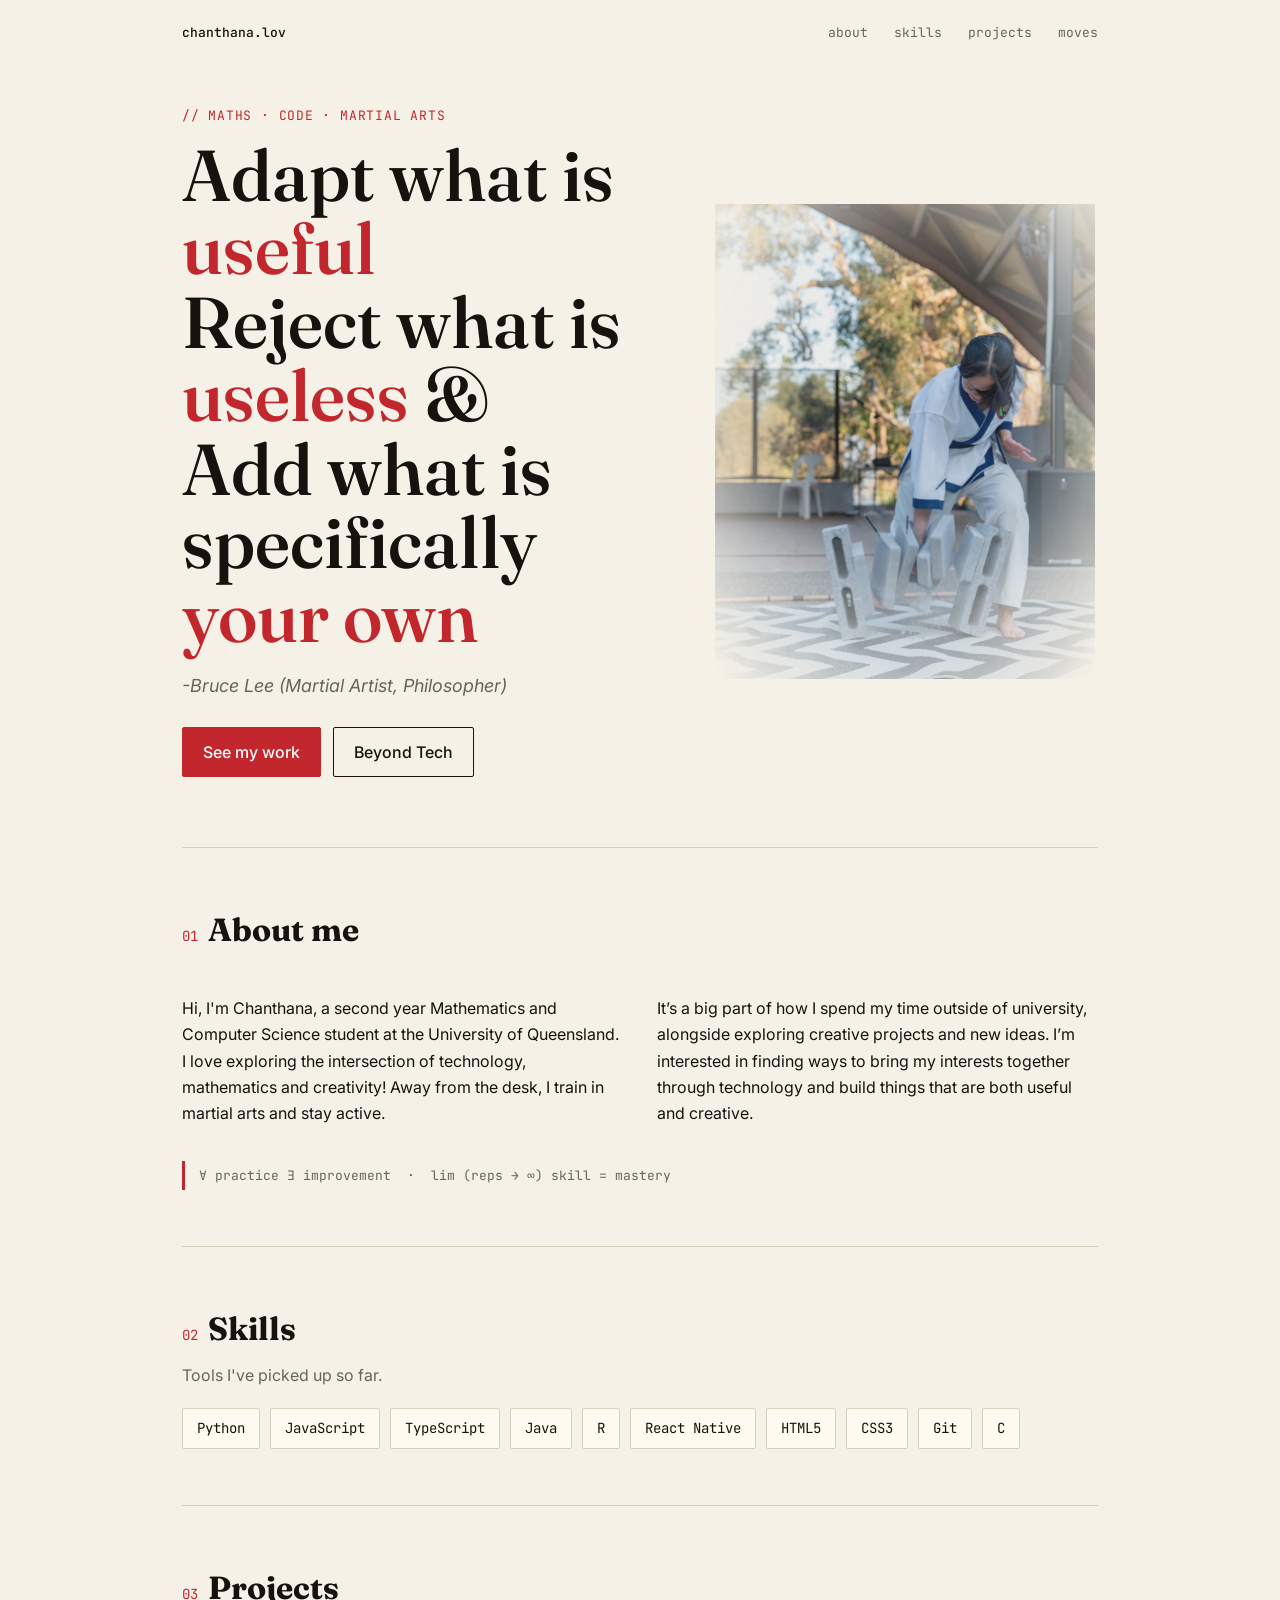
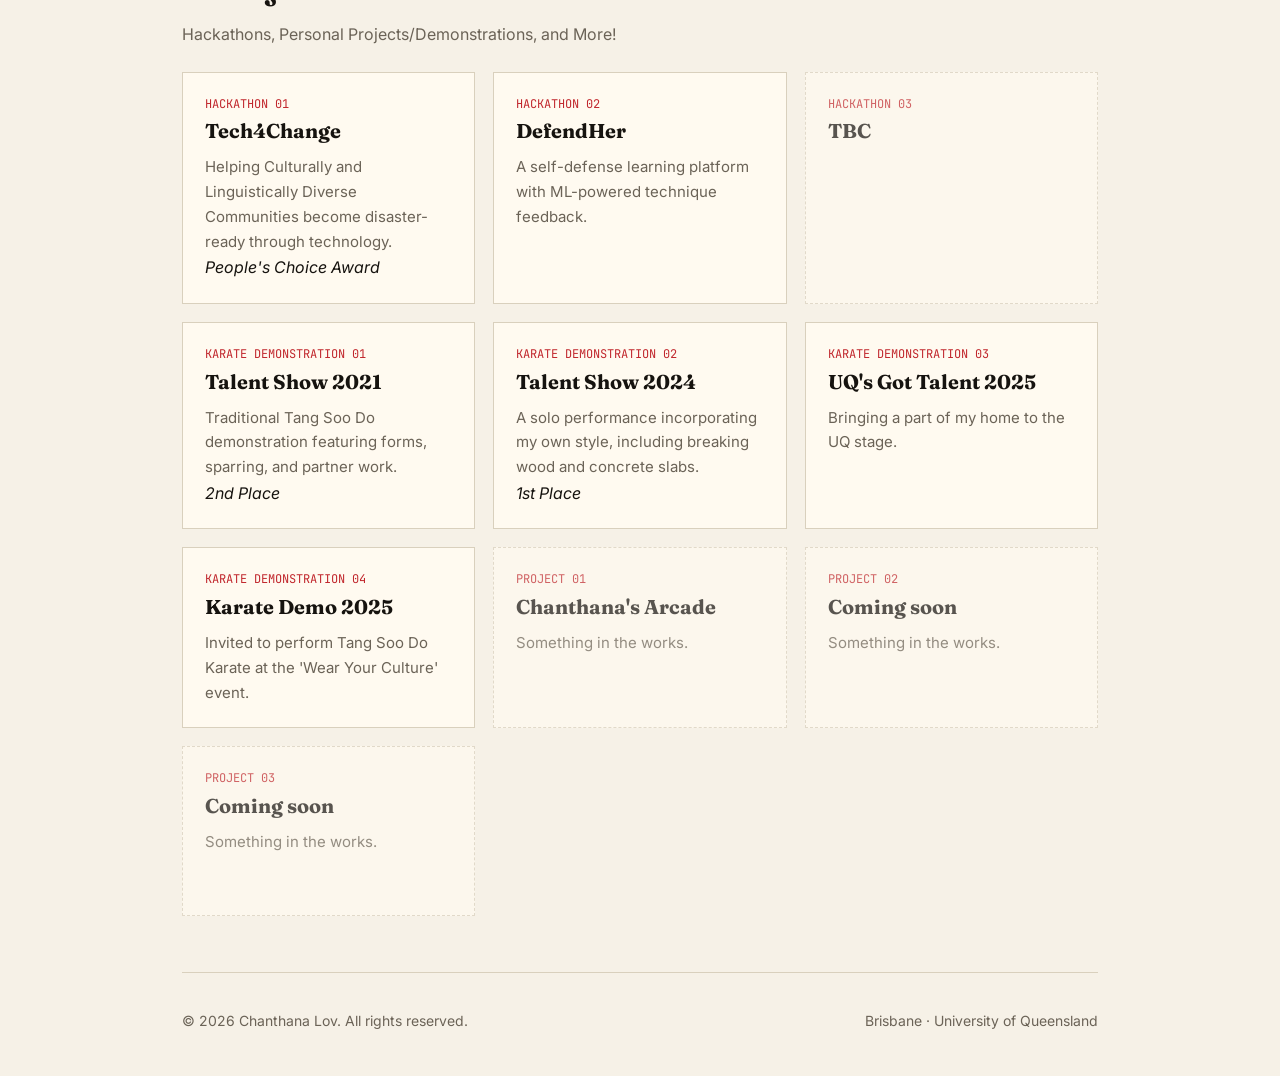
<file: index.html>
<!DOCTYPE html>
<html lang="en">
<head>
<meta charset="utf-8">
<meta name="viewport" content="width=device-width, initial-scale=1, viewport-fit=cover">
<title>Chanthana Lov · Mathematics, Code & Martial Arts</title>
    <link rel="preconnect" href="https://fonts.googleapis.com">
    <link rel="icon" type="img/jpg" href="img/tab-icon.jpg" class="icon">

<link href="https://fonts.googleapis.com/css2?family=Fraunces:wght@500;700&family=JetBrains+Mono:wght@400;500&family=Inter:wght@400;500&display=swap" rel="stylesheet">
<link rel="stylesheet" href="style.css">
</head>
<body>
<div class="wrap">
<nav>
    <span class="logo">chanthana.lov</span>
    <div>
        <a href="#about">about</a>
        <a href="#skills">skills</a>
        <a href="#projects">projects</a>
        <a href="moves.html">moves</a>
    </div>
</nav>

<header class="hero">
<div>
<div class="tag">// MATHS · CODE · MARTIAL ARTS</div>
<h1>Adapt what is <em>useful</em><br>Reject what is <em>useless</em> &<br>Add what is specifically <em>your own</em></h1>

<p class="lead"><i>-Bruce Lee (Martial Artist, Philosopher)</i></p>
<!---->
<div class="btns"><a class="btn p" href="#projects">See my work</a><a class="btn" href="moves.html">Beyond Tech</a></div>
</div>

<div class="photo">
  <img src="img/break1.jpg" class="active" alt="Chanthana">
  <img src="img/break2.jpg" alt="Chanthana training">
  <img src="img/break3.jpg" alt="Chanthana">
</div>
</label>
</header>

<section id="about">
<h2><span>01</span>About me</h2>
<div class="two">
<p>Hi, I'm Chanthana, a second year Mathematics and Computer Science student at the University of Queensland. I love exploring the intersection of technology, mathematics and creativity! Away from the desk, I train in martial arts and stay active.</p>
<p>It’s a big part of how I spend my time outside of university, alongside exploring creative projects and new ideas. I’m interested in finding ways to bring my interests together through technology and build things that are both useful and creative.</p>
</div>
<div class="eq">∀ practice ∃ improvement &nbsp;·&nbsp; lim (reps → ∞) skill = mastery</div>
</section>

<section id="skills">
<h2><span>02</span>Skills</h2>
<p style="color:var(--mut);margin:0">Tools I've picked up so far.</p>
<div class="chips">
<span class="chip">Python</span>
<span class="chip">JavaScript</span>
<span class="chip">TypeScript</span>
<span class="chip">Java</span>
<span class="chip">R</span>
<span class="chip">React Native</span>
<span class="chip">HTML5</span>
<span class="chip">CSS3</span>
<span class="chip">Git</span>
<span class="chip">C</span>

</div>
</section>

<section id="projects">
<h2><span>03</span>Projects</h2>
<p style="color:var(--mut);margin:0">Hackathons, Personal Projects/Demonstrations, and More!</p>

<div class="grid">
<a class="card" href="/project-doduo.html"><small>HACKATHON 01</small><b>Tech4Change</b>
    <p>Helping Culturally and Linguistically Diverse Communities become disaster-ready through technology.</p> 
    <em>People's Choice Award</em>
</a>
<a class="card" href="/project-defendher.html"><small>HACKATHON 02</small><b>DefendHer</b><p>A self-defense learning platform with ML-powered technique feedback.</p></a>
<a class="card tbc"><small>HACKATHON 03</small><b>TBC</b><p></p></a>


<a class="card" href="https://youtu.be/8yMq4xq-YR0?si=B5_LCOfG8OYiEEMn&t=1759"><small>KARATE DEMONSTRATION 01</small><b>Talent Show 2021</b><p>Traditional Tang Soo Do demonstration featuring forms, sparring, and partner work.</p>
<em>2nd Place</em></a>
<a class="card" href="https://youtu.be/-VraNW1GUNI?si=Wn425DeWErQCpDhj&t=1177"><small>KARATE DEMONSTRATION 02</small><b>Talent Show 2024</b><p>A solo performance incorporating my own style, including breaking wood and concrete slabs.</p>
<em>1st Place</em></a>
<a class="card"><small>KARATE DEMONSTRATION 03</small><b>UQ's Got Talent 2025</b><p>Bringing a part of my home to the UQ stage.</p></a> <!-- Make a page-->
<a class="card"><small>KARATE DEMONSTRATION 04</small><b>Karate Demo 2025</b><p>Invited to perform Tang Soo Do Karate at the 'Wear Your Culture' event.</p></a> <!-- Make a page-->


<a class="card tbc"><small>PROJECT 01</small><b>Chanthana's Arcade</b><p>Something in the works.</p></a>
<a class="card tbc"><small>PROJECT 02</small><b>Coming soon</b><p>Something in the works.</p></a>
<a class="card tbc"><small>PROJECT 03</small><b>Coming soon</b><p>Something in the works.</p></a>

</div>
</section>

<footer><span>© 2026 Chanthana Lov. All rights reserved.</span><span>Brisbane · University of Queensland</span></footer>
</div>

<script>
var slides=document.querySelectorAll('.photo img'),i=0;
if(slides.length>1){
  setInterval(function(){
    slides[i].classList.remove('active');
    i=(i+1)%slides.length;
    slides[i].classList.add('active');
  },1500);
}
</script>
</body>
</html>
</file>
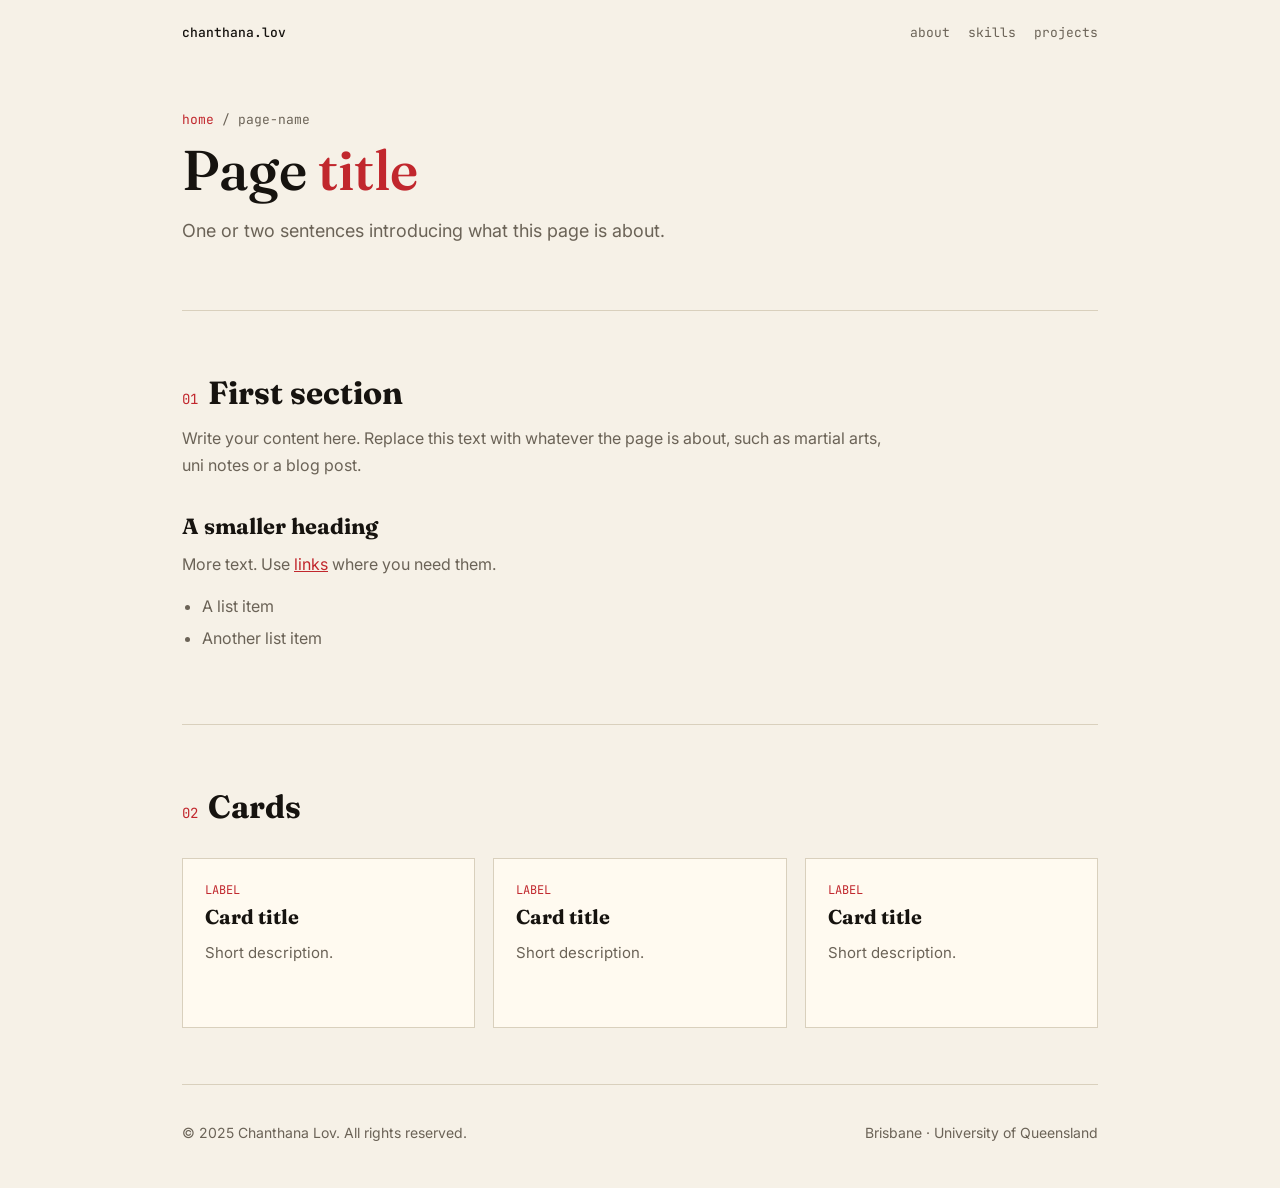
<file: page-template.html>
<!DOCTYPE html>
<html lang="en">
<head>
<meta charset="utf-8">
<meta name="viewport" content="width=device-width, initial-scale=1, viewport-fit=cover">
<title>Page title · Chanthana Lov</title>
<link rel="preconnect" href="https://fonts.googleapis.com">
<link href="https://fonts.googleapis.com/css2?family=Fraunces:wght@500;700&family=JetBrains+Mono:wght@400;500&family=Inter:wght@400;500&display=swap" rel="stylesheet">
<link rel="stylesheet" href="style.css">
<link rel="stylesheet" href="templates.css">
</head>
<body>
<div class="wrap">
<nav><a class="logo" href="index.html" style="margin:0">chanthana.lov</a><div><a href="index.html#about">about</a><a href="index.html#skills">skills</a><a href="index.html#projects">projects</a></div></nav>

<header class="page-head">
<div class="crumbs"><a href="index.html">home</a> / page-name</div>
<h1>Page <em>title</em></h1>
<p class="lead">One or two sentences introducing what this page is about.</p>
</header>

<section>
<h2><span>01</span>First section</h2>
<div class="prose">
<p>Write your content here. Replace this text with whatever the page is about, such as martial arts, uni notes or a blog post.</p>
<h3>A smaller heading</h3>
<p>More text. Use <a href="#">links</a> where you need them.</p>
<ul><li>A list item</li><li>Another list item</li></ul>
</div>
</section>

<section>
<h2><span>02</span>Cards</h2>
<div class="grid">
<a class="card" href="#"><small>LABEL</small><b>Card title</b><p>Short description.</p></a>
<a class="card" href="#"><small>LABEL</small><b>Card title</b><p>Short description.</p></a>
<a class="card" href="#"><small>LABEL</small><b>Card title</b><p>Short description.</p></a>
</div>
</section>

<footer><span>© 2025 Chanthana Lov. All rights reserved.</span><span>Brisbane · University of Queensland</span></footer>
</div>
</body>
</html>
</file>
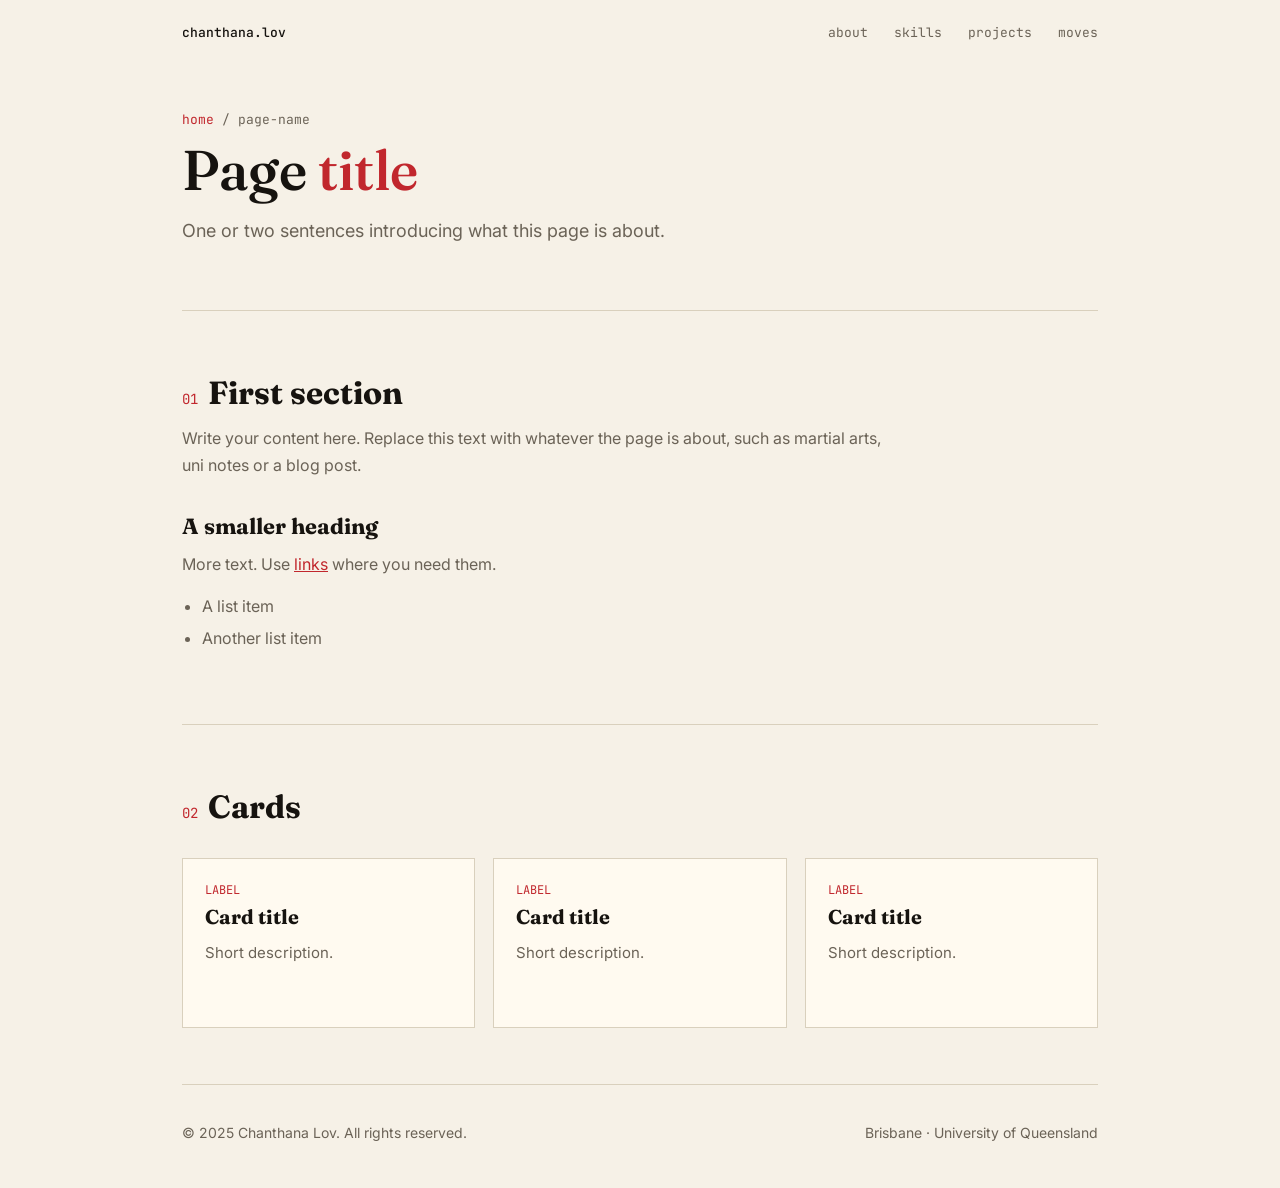
<file: page-uqs-got-talent.html>
<!DOCTYPE html>
<html lang="en">
<head>
<meta charset="utf-8">
<meta name="viewport" content="width=device-width, initial-scale=1, viewport-fit=cover">
<title>Chanthana Lov · Mathematics, Code & Martial Arts</title>
    <link rel="preconnect" href="https://fonts.googleapis.com">
    <link rel="icon" type="img/jpg" href="img/tab-icon.jpg" class="icon">

<link href="https://fonts.googleapis.com/css2?family=Fraunces:wght@500;700&family=JetBrains+Mono:wght@400;500&family=Inter:wght@400;500&display=swap" rel="stylesheet">
<link rel="stylesheet" href="style.css">
<link rel="stylesheet" href="templates.css">
</head>
<body>
<div class="wrap">
<nav>
    <span class="logo">chanthana.lov</span>
    <div>
        <a href="#about">about</a>
        <a href="#skills">skills</a>
        <a href="#projects">projects</a>
        <a href="moves.html">moves</a>
    </div>
</nav>


<header class="page-head">
<div class="crumbs"><a href="index.html">home</a> / page-name</div>
<h1>Page <em>title</em></h1>
<p class="lead">One or two sentences introducing what this page is about.</p>
</header>

<section>
<h2><span>01</span>First section</h2>
<div class="prose">
<p>Write your content here. Replace this text with whatever the page is about, such as martial arts, uni notes or a blog post.</p>
<h3>A smaller heading</h3>
<p>More text. Use <a href="#">links</a> where you need them.</p>
<ul><li>A list item</li><li>Another list item</li></ul>
</div>
</section>

<section>
<h2><span>02</span>Cards</h2>
<div class="grid">
<a class="card" href="#"><small>LABEL</small><b>Card title</b><p>Short description.</p></a>
<a class="card" href="#"><small>LABEL</small><b>Card title</b><p>Short description.</p></a>
<a class="card" href="#"><small>LABEL</small><b>Card title</b><p>Short description.</p></a>
</div>
</section>

<footer><span>© 2025 Chanthana Lov. All rights reserved.</span><span>Brisbane · University of Queensland</span></footer>
</div>
</body>
</html>
</file>
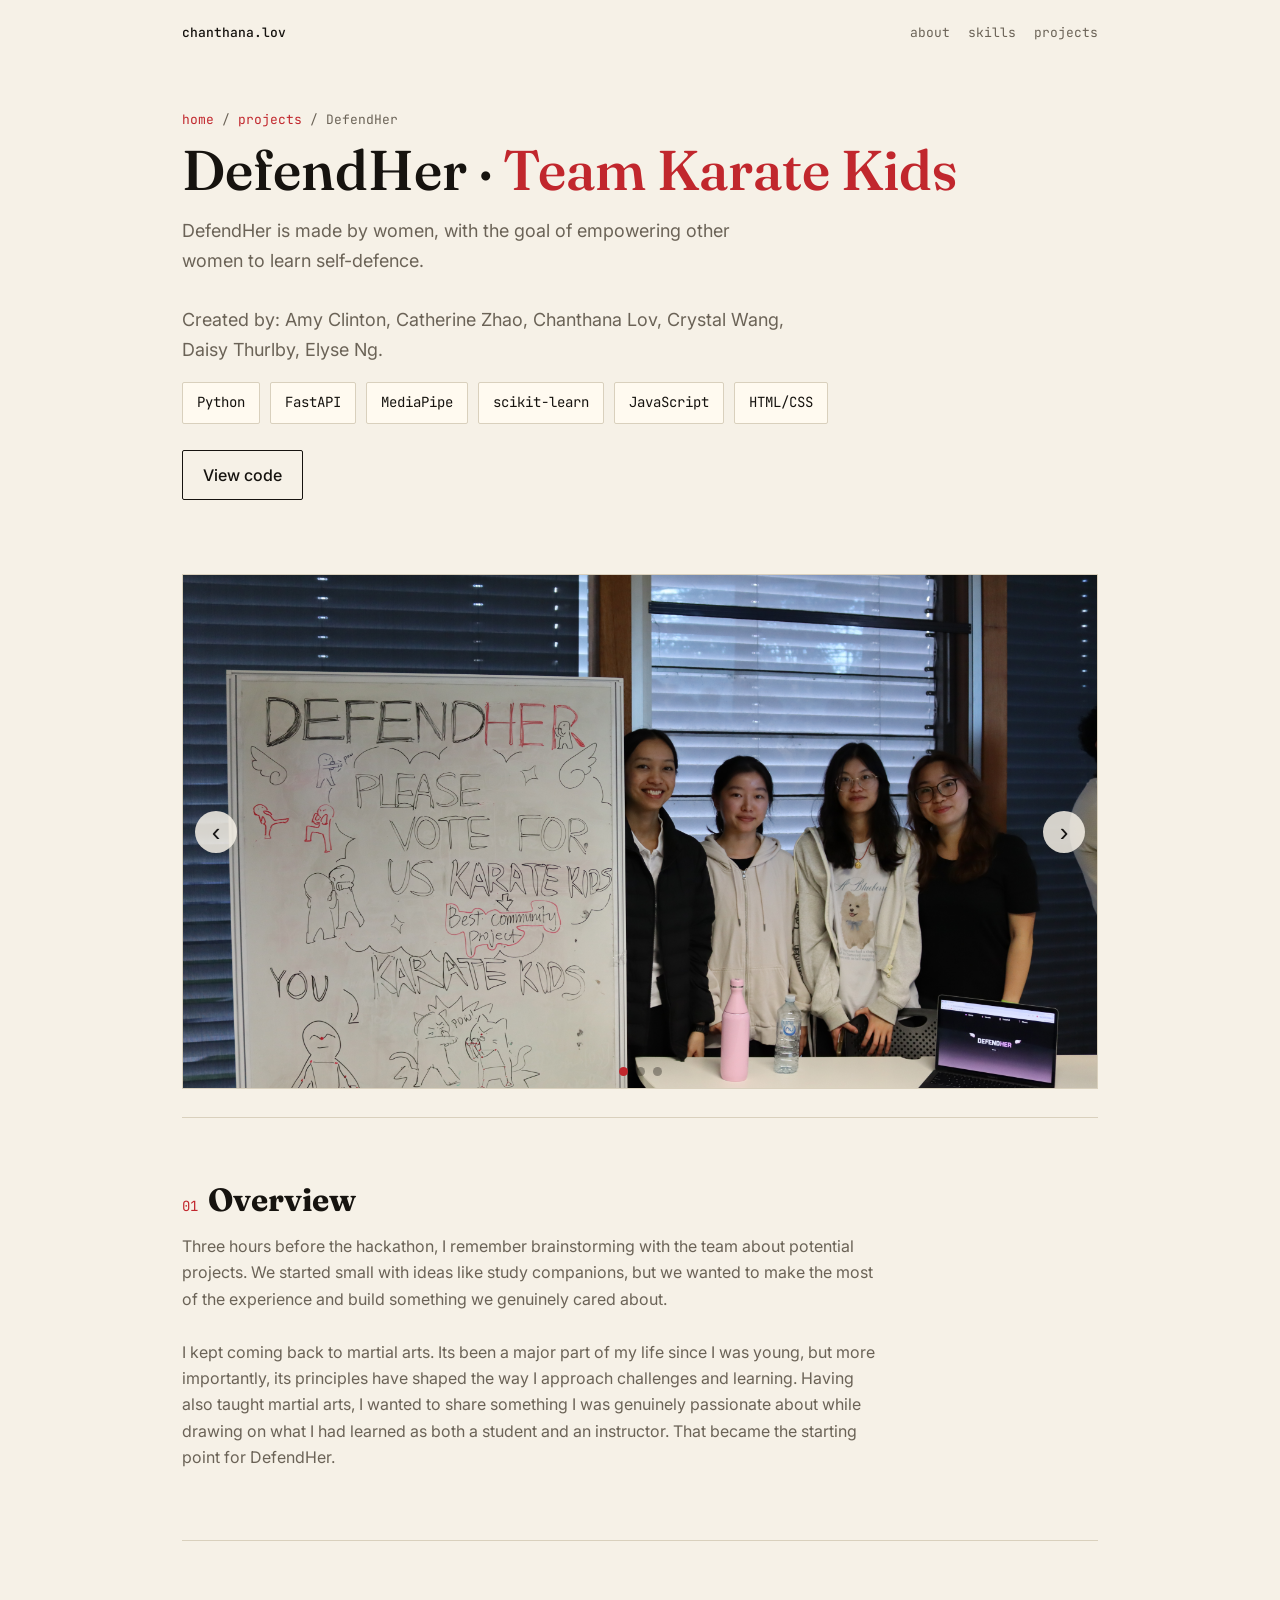
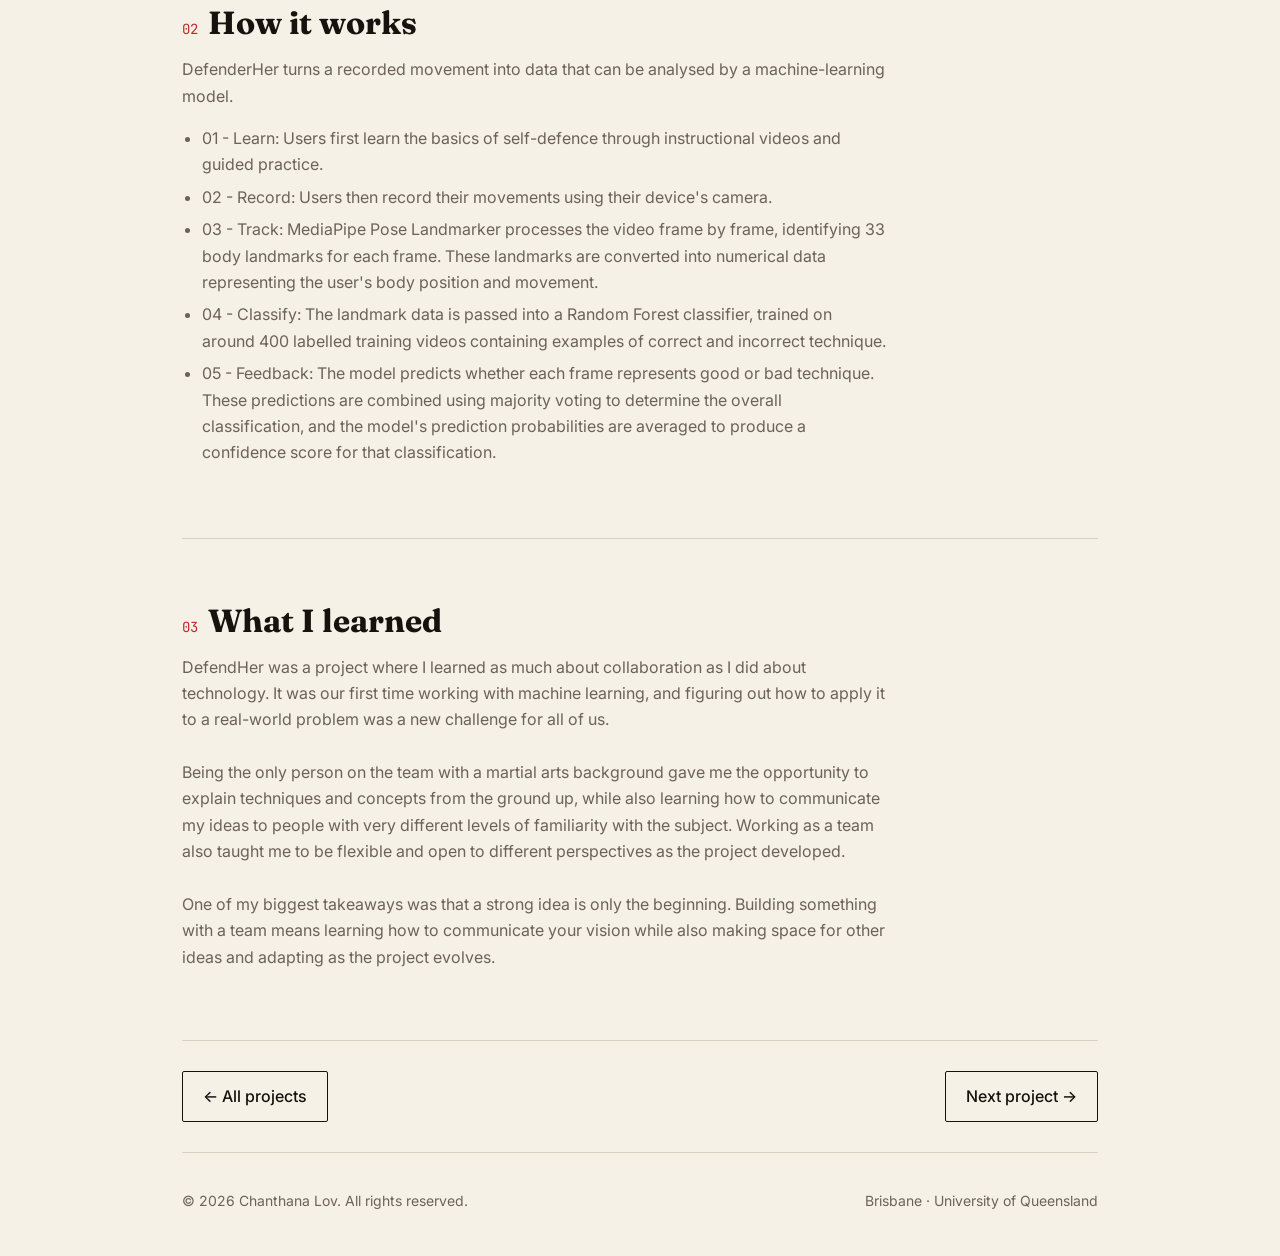
<file: project-defendher.html>
<!DOCTYPE html>
<html lang="en">
<head>
<meta charset="utf-8">
<meta name="viewport" content="width=device-width, initial-scale=1, viewport-fit=cover">
<title>DefendHer · Chanthana Lov</title>
    <link rel="preconnect" href="https://fonts.googleapis.com">
    <link rel="icon" type="img/jpg" href="img/tab-icon.jpg" class="icon">

<link href="https://fonts.googleapis.com/css2?family=Fraunces:wght@500;700&family=JetBrains+Mono:wght@400;500&family=Inter:wght@400;500&display=swap" rel="stylesheet">
<link rel="stylesheet" href="style.css">
<link rel="stylesheet" href="templates.css">
</head>
<body>
<div class="wrap">
<nav><a class="logo" href="index.html" style="margin:0">chanthana.lov</a><div><a href="index.html#about">about</a><a href="index.html#skills">skills</a><a href="index.html#projects">projects</a></div></nav>

<header class="page-head">
<div class="crumbs"><a href="index.html">home</a> / <a href="index.html#projects">projects</a> / DefendHer</div>
<h1>DefendHer · <em>Team Karate Kids</em></h1>
<p class="lead">DefendHer is made by women, with the goal of empowering other women to learn self-defence.
  <br><br>
  Created by: Amy Clinton, Catherine Zhao, Chanthana Lov, Crystal Wang, Daisy Thurlby, Elyse Ng.
</p>
<div class="meta">
  <span class="chip">Python</span>
  <span class="chip">FastAPI</span>
  <span class="chip">MediaPipe</span>
  <span class="chip">scikit-learn</span>
  <span class="chip">JavaScript</span>
  <span class="chip">HTML/CSS</span>



</div>
<div class="btns"><a class="btn" href="https://github.com/elyse-ng/defendHer/tree/main">View code</a></div>
</header>

<div class="slider" aria-roledescription="carousel">
  <div class="slides">
    <img src="img/IMG_5511.JPG" alt="Screenshot 1">
    <img src="img/IMG_5227.JPG" alt="Screenshot 2">
    <img src="img/IMG_7507.JPG" alt="Screenshot 3">
  </div>
  <button class="nav-btn prev" aria-label="Previous">‹</button>
  <button class="nav-btn next" aria-label="Next">›</button>
  <div class="dots"></div>
</div>

<section>
<h2><span>01</span>Overview</h2>
<div class="prose"><p>Three hours before the hackathon, I remember brainstorming with the team about potential projects. 
  We started small with ideas like study companions, but we wanted to make the most of the experience and build something we genuinely cared about.
  <br><br>

  I kept coming back to martial arts. Its been a major part of my life since I was young, but more importantly, its principles have shaped the way I approach challenges and learning. 
  Having also taught martial arts, I wanted to share something I was genuinely passionate about while drawing on what I had learned as both a student and an instructor.
  That became the starting point for DefendHer.
</p></div>
</section>

<section>
<h2><span>02</span>How it works</h2>
<div class="prose">
<p>DefenderHer turns a recorded movement into data that can be analysed by a machine-learning model.</p>
<ul>
  <li>01 - Learn: Users first learn the basics of self-defence through instructional videos and guided practice.</li>
  <li>02 - Record: Users then record their movements using their device's camera.</li>
  <li>03 - Track: MediaPipe Pose Landmarker processes the video frame by frame, identifying 33 body landmarks for each frame. These landmarks are converted into numerical data representing the user's body position and movement.</li>
  <li>04 - Classify: The landmark data is passed into a Random Forest classifier, trained on around 400 labelled training videos containing examples of correct and incorrect technique.</li>
  <li>05 - Feedback: The model predicts whether each frame represents good or bad technique. These predictions are combined using majority voting to determine the overall classification, and the model's prediction probabilities are averaged to produce a confidence score for that classification.</li>
</ul>
</div>
</section>

<section>
<h2><span>03</span>What I learned</h2>
<div class="prose"><p>
DefendHer was a project where I learned as much about collaboration as I did about technology. 
It was our first time working with machine learning, and figuring out how to apply it to a real-world problem was a new challenge for all of us.
<br><br>
Being the only person on the team with a martial arts background gave me the opportunity to explain techniques and concepts from the ground up, while also learning how to communicate my ideas to people with very different levels of familiarity with the subject. 
Working as a team also taught me to be flexible and open to different perspectives as the project developed.
<br><br>
One of my biggest takeaways was that a strong idea is only the beginning. Building something with a team means learning how to communicate your vision while also making space for other ideas and adapting as the project evolves.

</p></div>
</section>

<div class="pager"><a class="btn" href="index.html#projects">← All projects</a><a class="btn" href="#">Next project →</a></div>

<footer><span>© 2026 Chanthana Lov. All rights reserved.</span><span>Brisbane · University of Queensland</span></footer>
</div>
</body>

<script>
document.querySelectorAll('.slider').forEach(function(s){
  var track=s.querySelector('.slides'),n=track.children.length,i=0,dots=s.querySelector('.dots'),x0=null;
  for(var k=0;k<n;k++){(function(k){var b=document.createElement('button');b.setAttribute('aria-label','Go to slide '+(k+1));b.onclick=function(){go(k)};dots.appendChild(b)})(k)}
  function go(j){
    i=(j+n)%n;
    track.style.transform='translateX(-'+i*100+'%)';
    [].forEach.call(dots.children,function(d,k){d.classList.toggle('on',k===i)});
  }
  s.querySelector('.prev').onclick=function(){go(i-1)};
  s.querySelector('.next').onclick=function(){go(i+1)};
  s.addEventListener('keydown',function(e){if(e.key==='ArrowLeft')go(i-1);if(e.key==='ArrowRight')go(i+1)});
  s.addEventListener('touchstart',function(e){x0=e.touches[0].clientX},{passive:true});
  s.addEventListener('touchend',function(e){if(x0===null)return;var dx=e.changedTouches[0].clientX-x0;if(Math.abs(dx)>40)go(i+(dx<0?1:-1));x0=null});
  go(0);
});
</script>

</html>
</file>
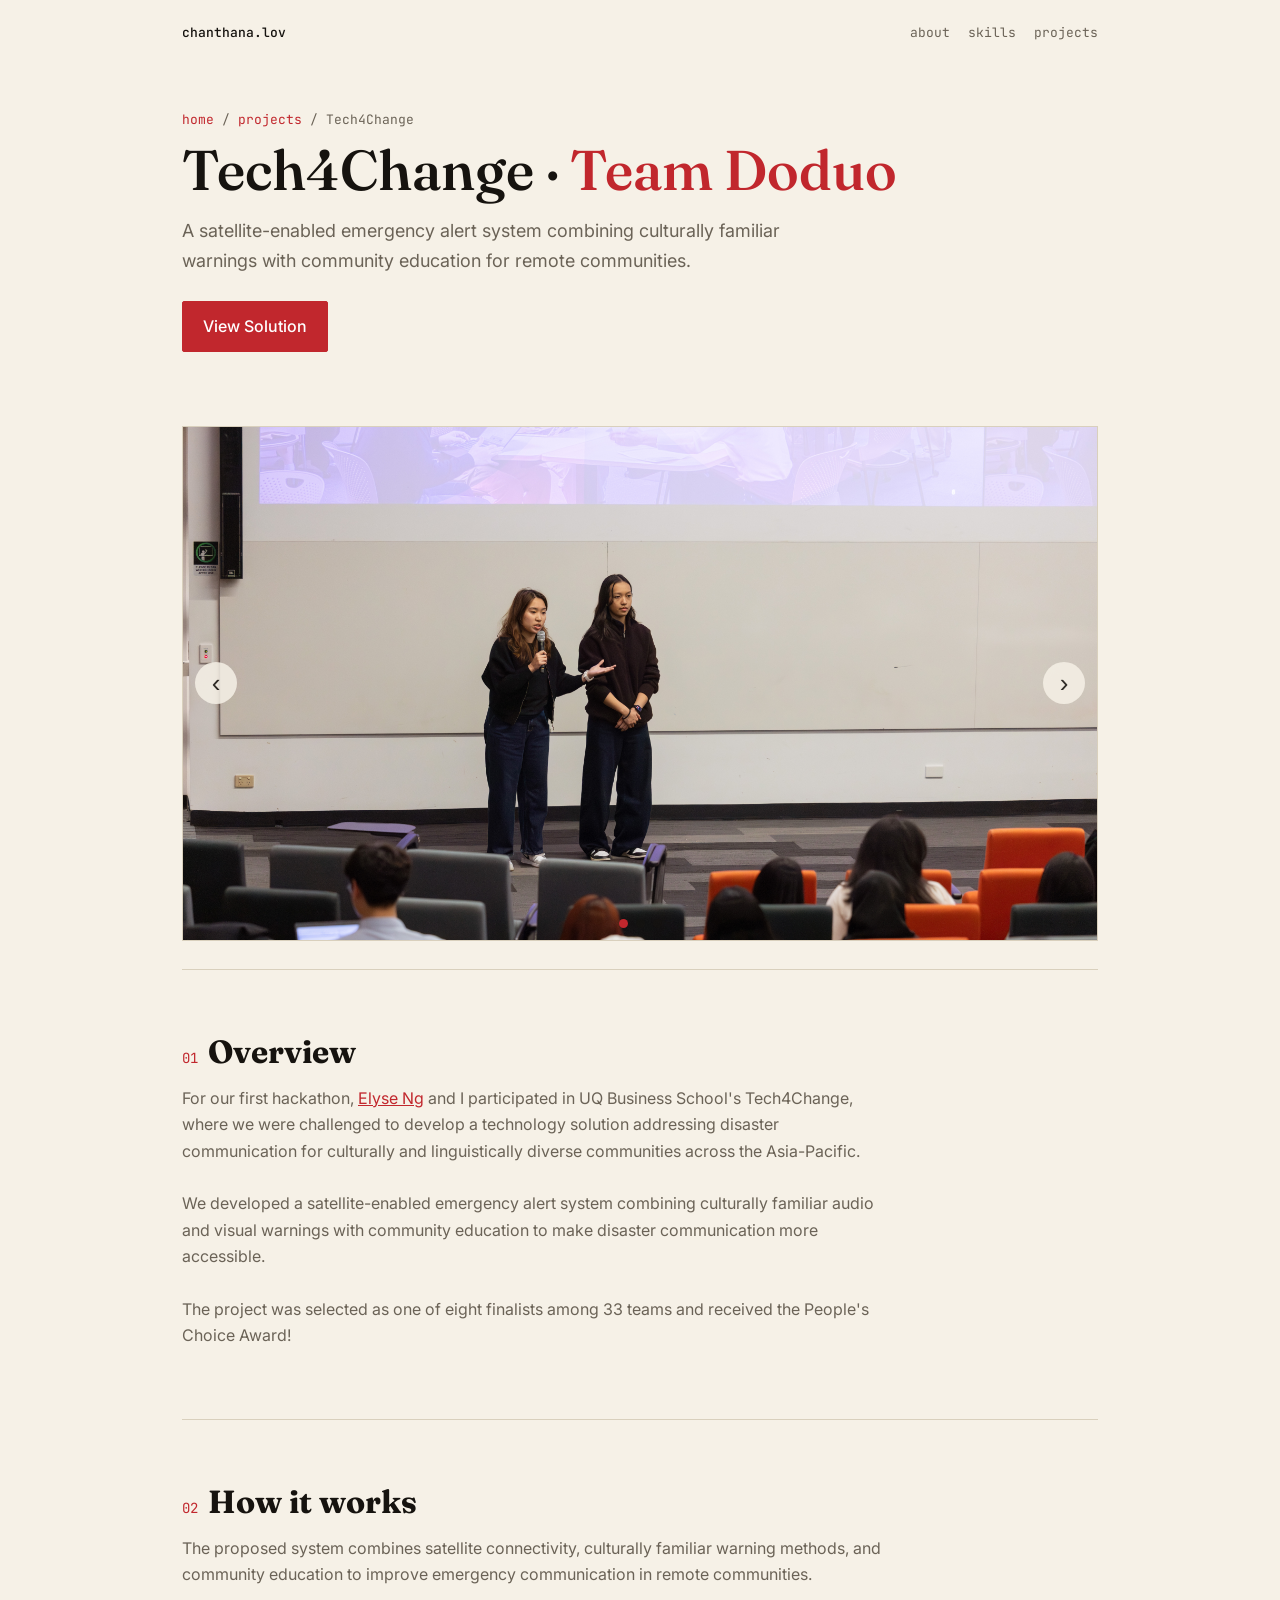
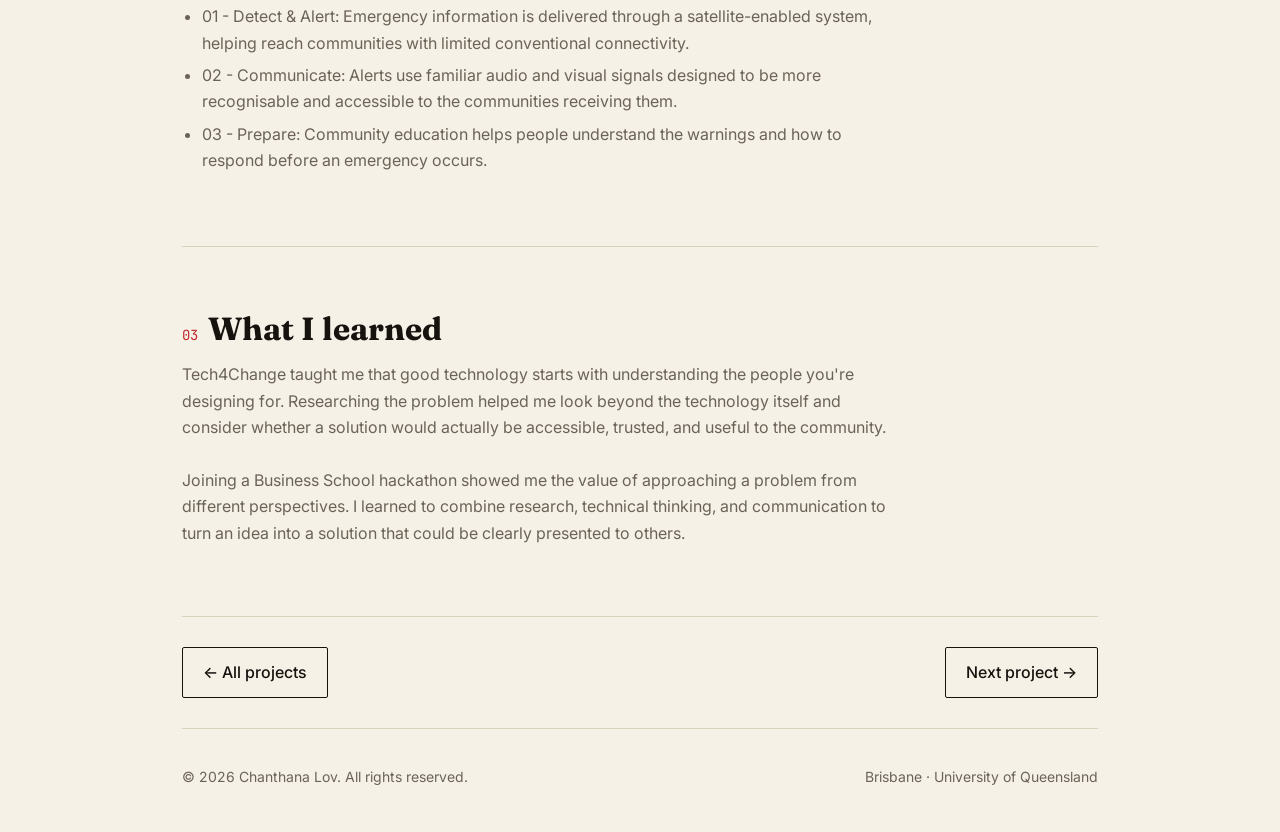
<file: project-doduo.html>
<html lang="en">
  <!DOCTYPE html>
<head>
<meta charset="utf-8">
<meta name="viewport" content="width=device-width, initial-scale=1, viewport-fit=cover">
<title>Tech4Change · Chanthana Lov</title>
    <link rel="preconnect" href="https://fonts.googleapis.com">
    <link rel="icon" type="img/jpg" href="img/tab-icon.jpg" class="icon">

<link href="https://fonts.googleapis.com/css2?family=Fraunces:wght@500;700&family=JetBrains+Mono:wght@400;500&family=Inter:wght@400;500&display=swap" rel="stylesheet">
<link rel="stylesheet" href="style.css">
<link rel="stylesheet" href="templates.css">
</head>
<body>
<div class="wrap">
<nav><a class="logo" href="index.html" style="margin:0">chanthana.lov</a><div><a href="index.html#about">about</a><a href="index.html#skills">skills</a><a href="index.html#projects">projects</a></div></nav>

<header class="page-head">
<div class="crumbs"><a href="index.html">home</a> / <a href="index.html#projects">projects</a> / Tech4Change</div>
<h1>Tech4Change · <em>Team Doduo </em></h1>
<p class="lead">A satellite-enabled emergency alert system combining culturally familiar warnings with community education for remote communities.</p>
<!--
<div class="meta"><span class="chip">

 Python</span><span class="chip">JavaScript</span><span class="chip">2026</span>
</div>
-->
<div class="btns"><a class="btn p" href="https://www.youtube.com/watch?v=dhfe5XSpXhc">View Solution</a></div>
</header>

<div class="slider" aria-roledescription="carousel">
  <div class="slides">
    <img src="img/tech4change-1.jpg" alt="Screenshot 1">
    <img src="img/tech4change-2.jpg" alt="Screenshot 2">
    <img src="img/tech4change-3.jpeg" alt="Screenshot 3" style="object-position: 50% 60%;">
  </div>
  <button class="nav-btn prev" aria-label="Previous">‹</button>
  <button class="nav-btn next" aria-label="Next">›</button>
  <div class="dots"></div>
</div>

<section>
<h2><span>01</span>Overview</h2>
<div class="prose">
  <p>For our first hackathon, <a href="https://www.linkedin.com/in/elyse-ng47/">Elyse Ng</a> and I participated in UQ Business School's Tech4Change, where we were challenged to develop a technology solution addressing disaster communication for culturally and linguistically diverse communities across the Asia-Pacific.
<br><br>
We developed a satellite-enabled emergency alert system combining culturally familiar audio and visual warnings with community education to make disaster communication more accessible.
<br><br>
The project was selected as one of eight finalists among 33 teams and received the People's Choice Award!</p>
</div>
</section>

<section>
<h2><span>02</span>How it works</h2>
<div class="prose">
<p>The proposed system combines satellite connectivity, culturally familiar warning methods, and community education to improve emergency communication in remote communities.</p>
<ul>
  <li>01 - Detect & Alert: Emergency information is delivered through a satellite-enabled system, helping reach communities with limited conventional connectivity.</li>
  <li>02 - Communicate: Alerts use familiar audio and visual signals designed to be more recognisable and accessible to the communities receiving them.</li>
  <li>03 - Prepare: Community education helps people understand the warnings and how to respond before an emergency occurs.</li>
</ul>
</div>
</section>

<section>
<h2><span>03</span>What I learned</h2>
<div class="prose"><p>Tech4Change taught me that good technology starts with understanding the people you're designing for. 
  Researching the problem helped me look beyond the technology itself and consider whether a solution would actually be accessible, trusted, and useful to the community.
  <br><br>
  Joining a Business School hackathon showed me the value of approaching a problem from different perspectives. 
  I learned to combine research, technical thinking, and communication to turn an idea into a solution that could be clearly presented to others.
</p></div>



</section>

<div class="pager"><a class="btn" href="index.html#projects">← All projects</a><a class="btn" href="project-defendher.html">Next project →</a></div>

<footer><span>© 2026 Chanthana Lov. All rights reserved.</span><span>Brisbane · University of Queensland</span></footer>
</div>
</body>

<script>
document.querySelectorAll('.slider').forEach(function(s){
  var track=s.querySelector('.slides'),n=track.children.length,i=0,dots=s.querySelector('.dots'),x0=null;
  for(var k=0;k<n;k++){(function(k){var b=document.createElement('button');b.setAttribute('aria-label','Go to slide '+(k+1));b.onclick=function(){go(k)};dots.appendChild(b)})(k)}
  function go(j){
    i=(j+n)%n;
    track.style.transform='translateX(-'+i*100+'%)';
    [].forEach.call(dots.children,function(d,k){d.classList.toggle('on',k===i)});
  }
  s.querySelector('.prev').onclick=function(){go(i-1)};
  s.querySelector('.next').onclick=function(){go(i+1)};
  s.addEventListener('keydown',function(e){if(e.key==='ArrowLeft')go(i-1);if(e.key==='ArrowRight')go(i+1)});
  s.addEventListener('touchstart',function(e){x0=e.touches[0].clientX},{passive:true});
  s.addEventListener('touchend',function(e){if(x0===null)return;var dx=e.changedTouches[0].clientX-x0;if(Math.abs(dx)>40)go(i+(dx<0?1:-1));x0=null});
  go(0);
});
</script>

</html>
</file>
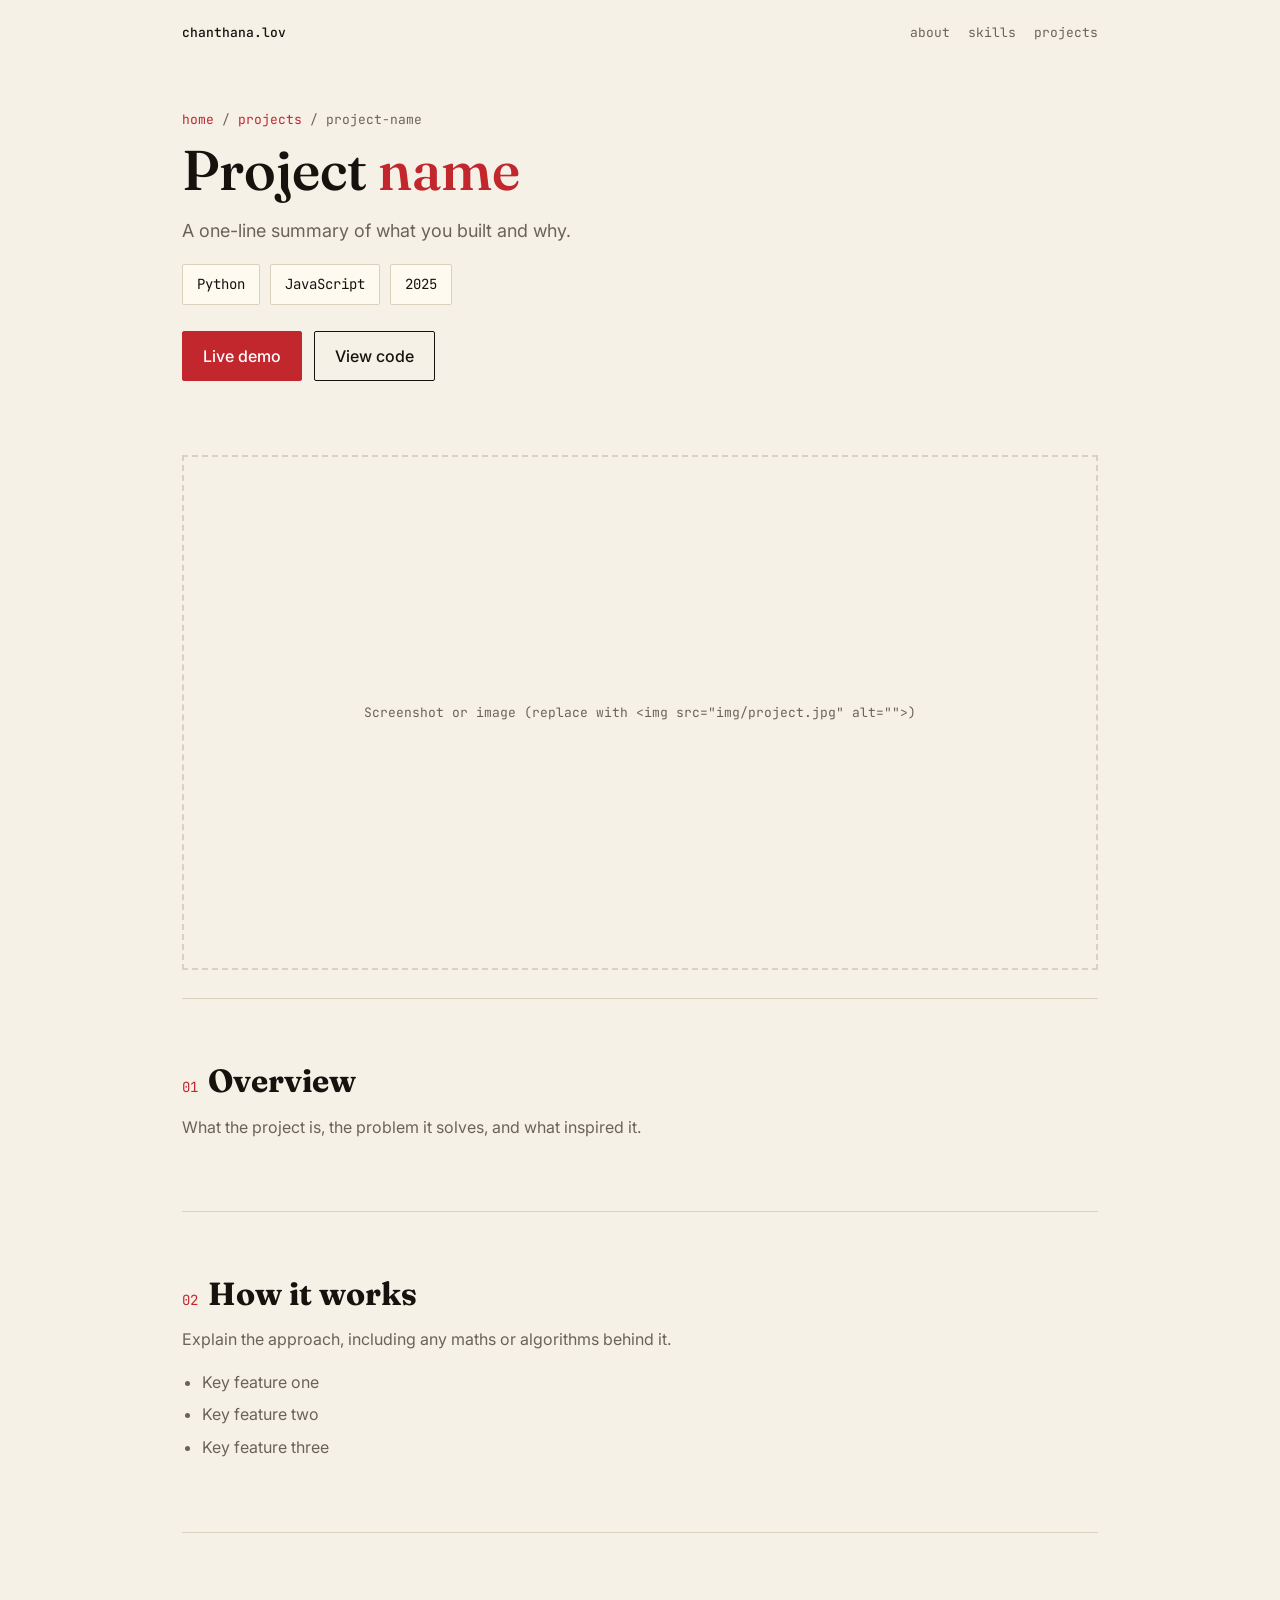
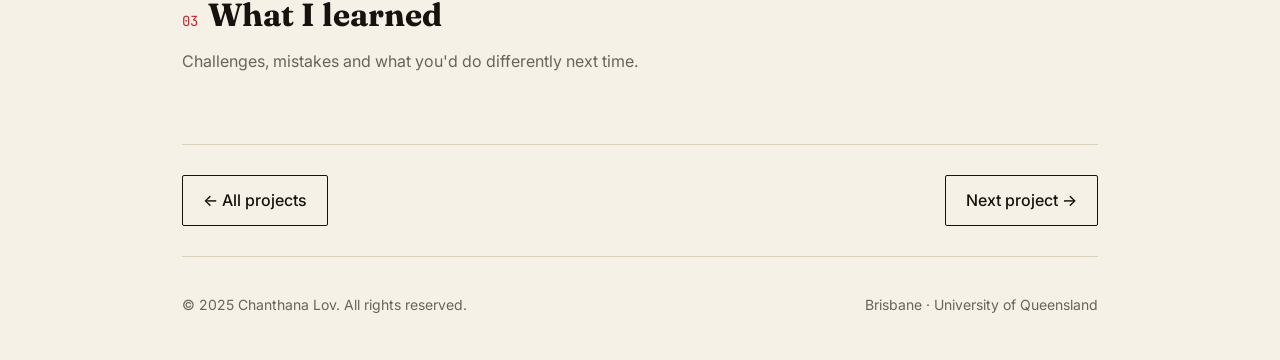
<file: project-template.html>
<!DOCTYPE html>
<html lang="en">
<head>
<meta charset="utf-8">
<meta name="viewport" content="width=device-width, initial-scale=1, viewport-fit=cover">
<title>Project name · Chanthana Lov</title>
    <link rel="preconnect" href="https://fonts.googleapis.com">
    <link rel="icon" type="img/jpg" href="img/tab-icon.jpg" class="icon">

<link href="https://fonts.googleapis.com/css2?family=Fraunces:wght@500;700&family=JetBrains+Mono:wght@400;500&family=Inter:wght@400;500&display=swap" rel="stylesheet">
<link rel="stylesheet" href="style.css">
<link rel="stylesheet" href="templates.css">
</head>
<body>
<div class="wrap">
<nav><a class="logo" href="index.html" style="margin:0">chanthana.lov</a><div><a href="index.html#about">about</a><a href="index.html#skills">skills</a><a href="index.html#projects">projects</a></div></nav>

<header class="page-head">
<div class="crumbs"><a href="index.html">home</a> / <a href="index.html#projects">projects</a> / project-name</div>
<h1>Project <em>name</em></h1>
<p class="lead">A one-line summary of what you built and why.</p>
<div class="meta"><span class="chip">Python</span><span class="chip">JavaScript</span><span class="chip">2025</span></div>
<div class="btns"><a class="btn p" href="#">Live demo</a><a class="btn" href="#">View code</a></div>
</header>

<div class="shot"><span>Screenshot or image (replace with &lt;img src="img/project.jpg" alt=""&gt;)</span></div>

<section>
<h2><span>01</span>Overview</h2>
<div class="prose"><p>What the project is, the problem it solves, and what inspired it.</p></div>
</section>

<section>
<h2><span>02</span>How it works</h2>
<div class="prose">
<p>Explain the approach, including any maths or algorithms behind it.</p>
<ul><li>Key feature one</li><li>Key feature two</li><li>Key feature three</li></ul>
</div>
</section>

<section>
<h2><span>03</span>What I learned</h2>
<div class="prose"><p>Challenges, mistakes and what you'd do differently next time.</p></div>
</section>

<div class="pager"><a class="btn" href="index.html#projects">← All projects</a><a class="btn" href="#">Next project →</a></div>

<footer><span>© 2025 Chanthana Lov. All rights reserved.</span><span>Brisbane · University of Queensland</span></footer>
</div>
</body>
</html>
</file>
<file: style.css>
:root{--bg:#f6f1e7;--fg:#16130f;--mut:#6b6357;--acc:#c1272d;--card:#fffaf0;--line:#d9d0bd;
box-sizing:border-box;padding-top:env(safe-area-inset-top,0px);padding-bottom:env(safe-area-inset-bottom,0px)}
@media(prefers-color-scheme:dark){:root:not([data-theme="light"]){--bg:#121110;--fg:#efe8da;--mut:#9a9284;--acc:#e5484d;--card:#1b1917;--line:#332f2a}}
:root[data-theme="dark"]{--bg:#121110;--fg:#efe8da;--mut:#9a9284;--acc:#e5484d;--card:#1b1917;--line:#332f2a}
html{scroll-padding-top:env(safe-area-inset-top,0px);scroll-behavior:smooth}
*{box-sizing:border-box}
body{margin:0;background:var(--bg);color:var(--fg);font:16px/1.65 Inter,system-ui,sans-serif}
.wrap{max-width:960px;margin:0 auto;padding:0 22px}
nav{display:flex;justify-content:space-between;align-items:center;padding:22px 0;font-family:'JetBrains Mono',monospace;font-size:13px}
nav a{color:var(--mut);text-decoration:none;margin-left:18px}
nav a:hover{color:var(--acc)}
.logo{color:var(--fg);font-weight:500}
.hero{display:grid;grid-template-columns:1.3fr 1fr;gap:30px;align-items:center;padding:40px 0 70px}
.tag{font-family:'JetBrains Mono',monospace;font-size:13px;color:var(--acc);letter-spacing:.06em}
h1{ font-family:Fraunces,Georgia,serif;
    font-size:clamp(40px,7vw,72px);
    line-height:1.02;
    margin:12px 0 18px;
    font-weight:550}
h1 em{font-style:normal;color:var(--acc)}
.lead{ color:var(--mut);
    max-width:34em;
    font-size:18px
}
.btns{margin-top:26px;display:flex;gap:12px;flex-wrap:wrap}
.btn{padding:11px 20px;border:1.5px solid var(--fg);color:var(--fg);text-decoration:none;font-weight:500;border-radius:2px}
.btn.p{background:var(--acc);border-color:var(--acc);color:#fff}
.btn:hover{transform:translateY(-2px)}
.btn{transition:transform .15s}

.photo{
  display:block;position:relative;width:100%;max-width:380px;
  aspect-ratio:4/5;justify-self:center;
  -webkit-mask-image:radial-gradient(ellipse 72% 72% at 50% 46%,#000 35%,transparent 100%);
  mask-image:radial-gradient(ellipse 72% 72% at 50% 46%,#000 35%,transparent 100%);
}
.photo img{
  position:absolute;inset:0;width:100%;height:100%;object-fit:cover;
  opacity:0;transition:opacity 1.0s ease;
}
.photo img.active{opacity:.9}

.photo img[hidden]{display:none}
.ph{position:absolute;inset:0;border:2px dashed var(--line);display:flex;flex-direction:column;align-items:center;justify-content:center;gap:4px;color:var(--mut);font-family:'JetBrains Mono',monospace;font-size:13px;text-align:center;padding:20px;transition:border-color .15s,color .15s}
.ph b{font-size:44px;font-weight:400;line-height:1;color:var(--acc)}
.photo:hover .ph{border-color:var(--acc);color:var(--acc)}
.ph[hidden]{display:none}
section{padding:56px 0;border-top:1px solid var(--line)}
h2{font-family:Fraunces,Georgia,serif;font-size:32px;margin:0 0 6px}
h2 span{font-family:'JetBrains Mono',monospace;font-size:14px;color:var(--acc);margin-right:10px;font-weight:400}
.two{display:grid;grid-template-columns:1fr 1fr;gap:34px;margin-top:22px}
.eq{font-family:'JetBrains Mono',monospace;font-size:13px;color:var(--mut);border-left:3px solid var(--acc);padding:4px 0 4px 14px;margin-top:18px}
.chips{display:flex;flex-wrap:wrap;gap:10px;margin-top:20px}
.chip{font-family:'JetBrains Mono',monospace;font-size:14px;padding:8px 14px;background:var(--card);border:1px solid var(--line);border-radius:2px}
.chip:hover{border-color:var(--acc);color:var(--acc)}
.grid{display:grid;grid-template-columns:repeat(3,1fr);gap:18px;margin-top:24px}
.card{background:var(--card);border:1px solid var(--line);padding:22px;display:flex;flex-direction:column;min-height:170px;color:inherit;text-decoration:none}
.card b{font-family:Fraunces,serif;font-size:20px}
.card small{font-family:'JetBrains Mono',monospace;color:var(--acc);font-size:12px}
.card p{color:var(--mut);margin:8px 0 0;font-size:15px}
a.card:hover{border-color:var(--acc);transform:translateY(-3px)}
.card{transition:transform .15s,border-color .15s}
.card.tbc{border-style:dashed;opacity:.7}
footer{padding:36px 0 44px;border-top:1px solid var(--line);color:var(--mut);font-size:14px;display:flex;justify-content:space-between;flex-wrap:wrap;gap:8px}
@media(max-width:720px){.hero,.two,.grid{grid-template-columns:1fr}.hero{padding-top:10px}.photo{max-width:280px}nav a{margin-left:12px}}
@media(prefers-reduced-motion:reduce){html{scroll-behavior:auto}}
</file>
<file: templates.css>
/* Extra styles for template pages. Load AFTER style.css */
nav a.on{color:var(--acc)}
.page-head{padding:44px 0 46px}
.page-head h1{font-size:clamp(34px,6vw,56px);margin:10px 0 14px}
.crumbs{font-family:'JetBrains Mono',monospace;font-size:13px;color:var(--mut)}
.crumbs a{color:var(--acc);text-decoration:none}
.prose{max-width:44em}
.prose h3{font-family:Fraunces,Georgia,serif;font-size:22px;margin:30px 0 6px}
.prose p{margin:0 0 14px;color:var(--mut)}
.prose ul{color:var(--mut);padding-left:20px}
.prose li{margin-bottom:6px}
.prose a{color:var(--acc)}
.meta{display:flex;flex-wrap:wrap;gap:10px;margin-top:18px}
.shot{aspect-ratio:16/9;border:2px dashed var(--line);display:flex;align-items:center;justify-content:center;color:var(--mut);font-family:'JetBrains Mono',monospace;font-size:13px;margin:28px 0;overflow:hidden}
.shot img{width:100%;height:100%;object-fit:cover}
.pager{display:flex;justify-content:space-between;gap:12px;flex-wrap:wrap;padding:30px 0;border-top:1px solid var(--line)}

.slider{position:relative;margin:28px 0;overflow:hidden;border:1px solid var(--line);background:var(--card);aspect-ratio:16/9}
.slides{display:flex;height:100%;transition:transform .5s ease}
.slides img{flex:0 0 100%;width:100%;height:100%;object-fit:cover}
.nav-btn{position:absolute;top:50%;transform:translateY(-50%);width:42px;height:42px;border:0;border-radius:50%;background:var(--bg);color:var(--fg);font-size:26px;line-height:1;cursor:pointer;opacity:.85;transition:background .15s,color .15s}
.nav-btn:hover{background:var(--acc);color:#fff}
.prev{left:12px}.next{right:12px}
.dots{position:absolute;bottom:12px;left:0;right:0;display:flex;justify-content:center;gap:8px}
.dots button{width:9px;height:9px;padding:0;border:0;border-radius:50%;background:var(--fg);opacity:.35;cursor:pointer}
.dots button.on{background:var(--acc);opacity:1}
@media(prefers-reduced-motion:reduce){.slides{transition:none}}
</file>
